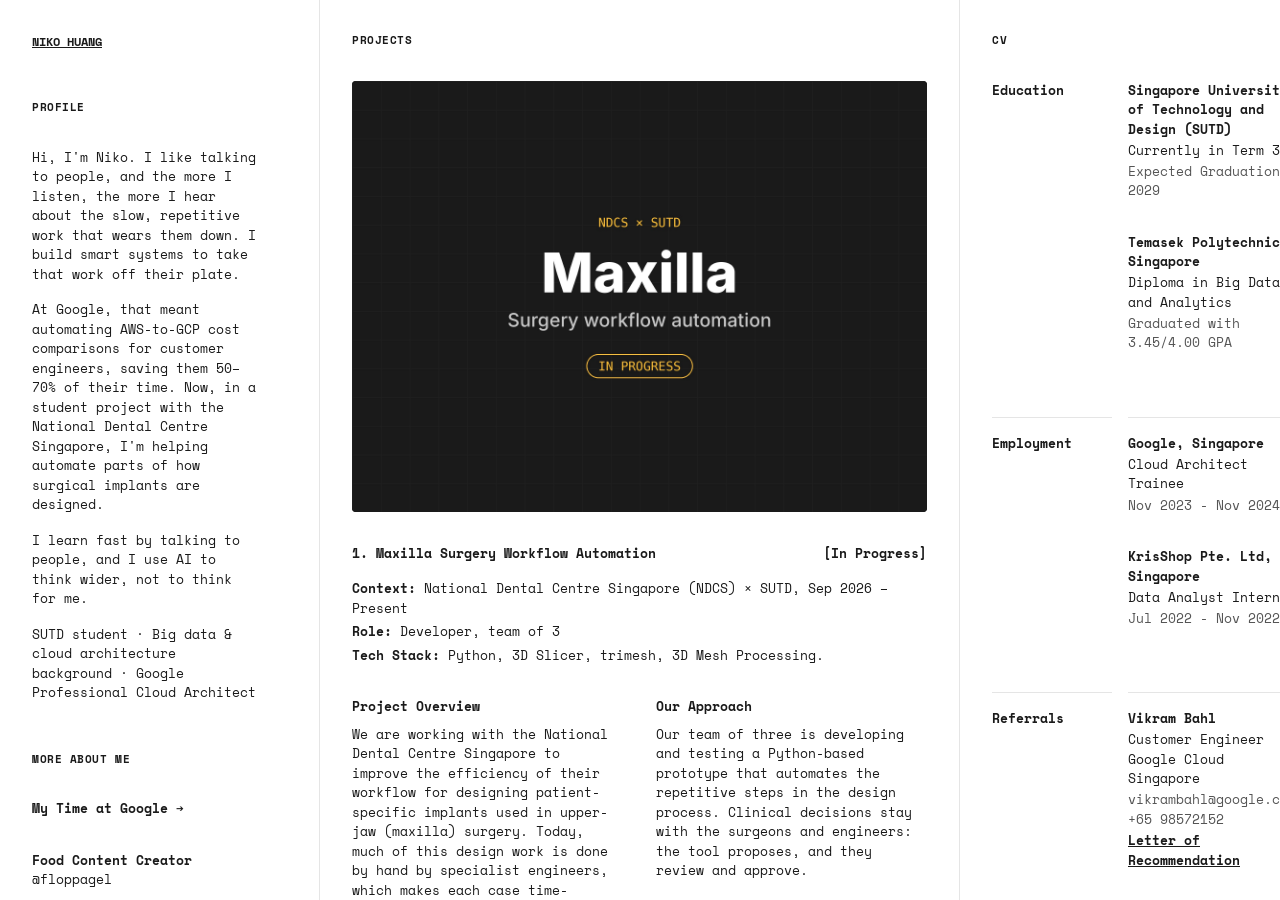
<file: index.html>
<!DOCTYPE html>
<html lang="en">
<head>
    <meta charset="UTF-8">
    <meta name="viewport" content="width=device-width, initial-scale=1.0">
    <title>Niko | Portfolio</title>
    <meta name="description" content="Portfolio of Niko Huang, builder of smart systems that make people's work easier">
    <link rel="stylesheet" href="styles.css">
    <link rel="preconnect" href="https://fonts.googleapis.com">
    <link rel="preconnect" href="https://fonts.gstatic.com" crossorigin>
    <link href="https://fonts.googleapis.com/css2?family=Inter:wght@400;500;600;700&family=Space+Mono:wght@400;700&display=swap" rel="stylesheet">
</head>
<body>
    <div class="layout">
        <!-- Left Column: Profile -->
        <aside class="column left-col">
            <header>
                <a href="#" class="brand">NIKO HUANG</a>
            </header>
            
            <div class="content-section">
                <h2 class="section-title">PROFILE</h2>
                <p class="bio">
                    Hi, I'm Niko. I like talking to people, and the more I listen, the more I hear about the slow, repetitive work that wears them down. I build smart systems to take that work off their plate.
                </p>
                <p class="bio" style="margin-top: 1rem;">
                    At Google, that meant automating AWS-to-GCP cost comparisons for customer engineers, saving them 50–70% of their time. Now, in a student project with the National Dental Centre Singapore, I'm helping automate parts of how surgical implants are designed.
                </p>
                <p class="bio" style="margin-top: 1rem;">
                    I learn fast by talking to people, and I use AI to think wider, not to think for me.
                </p>
                <p class="bio" style="margin-top: 1rem;">
                    SUTD student · Big data &amp; cloud architecture background · Google Professional Cloud Architect
                </p>
                
                <h2 class="section-title mt-xl">MORE ABOUT ME</h2>
                <a href="google.html" class="contact-link action-link" style="margin-bottom: 1.5rem; display: block;">My Time at Google ➔</a>
                
                <p class="bio" style="margin-bottom: 0.5rem;">
                    <strong>Food Content Creator</strong><br>
                    <a href="https://www.instagram.com/floppagel" target="_blank" class="contact-link">@floppagel</a>
                </p>
                <p class="bio">
                    <strong>Powerlifter</strong><br>
                    <a href="https://www.instagram.com/bagelplates" target="_blank" class="contact-link">@bagelplates</a>
                </p>
            </div>
        </aside>

        <!-- Middle Column: Projects -->
        <main class="column middle-col">
            <div class="content-section">
                <h2 class="section-title desktop-only">PROJECTS</h2>

                <article class="project-card">
                    <div class="project-image-container">
                        <div class="image-placeholder bg-alt">
                            <img src="maxilla.jpg" alt="Maxilla Surgery Workflow Automation, NDCS × SUTD, in progress" onerror="this.style.display='none'">
                        </div>
                    </div>

                    <div class="project-details">
                        <div class="project-header">
                            <h3 class="project-title">1. Maxilla Surgery Workflow Automation</h3>
                            <span class="action-link">[In Progress]</span>
                        </div>

                        <div class="project-meta">
                            <p><strong>Context:</strong> National Dental Centre Singapore (NDCS) × SUTD, Sep 2026 – Present</p>
                            <p><strong>Role:</strong> Developer, team of 3</p>
                            <p><strong>Tech Stack:</strong> Python, 3D Slicer, trimesh, 3D Mesh Processing.</p>
                        </div>

                        <div class="project-description grid-2">
                            <div>
                                <h4>Project Overview</h4>
                                <p>We are working with the National Dental Centre Singapore to improve the efficiency of their workflow for designing patient-specific implants used in upper-jaw (maxilla) surgery. Today, much of this design work is done by hand by specialist engineers, which makes each case time-intensive.</p>
                            </div>
                            <div>
                                <h4>Our Approach</h4>
                                <p>Our team of three is developing and testing a Python-based prototype that automates the repetitive steps in the design process. Clinical decisions stay with the surgeons and engineers: the tool proposes, and they review and approve.</p>
                                <p style="margin-top: 1rem;"><em>This project is ongoing, so details are kept high-level.</em></p>
                            </div>
                        </div>
                    </div>
                </article>

                <article class="project-card mt-xxl">
                    <div class="project-image-container">
                        <div class="image-placeholder">
                            <img src="gameday.jpg" alt="Alif Gameday app screens: athlete profile, squat warm-up schedule and live standings" onerror="this.style.display='none'">
                        </div>
                    </div>

                    <div class="project-details">
                        <div class="project-header">
                            <h3 class="project-title">2. Alif Gameday: Powerlifting Meet-Day App</h3>
                            <a href="https://github.com/neek5/alif-gameday-app" target="_blank" class="action-link">[View on GitHub]</a>
                        </div>

                        <div class="project-meta">
                            <p><strong>Context:</strong> Personal Project, Sep 2026. Tested by 10 lifters at the Singapore Tertiary Nationals 2026</p>
                            <p><strong>Role:</strong> Solo Developer & Designer</p>
                            <p><strong>Tech Stack:</strong> React, TypeScript, Vite, Tailwind CSS, dnd-kit, Local-First Storage, Mobile-First Design.</p>
                        </div>

                        <div class="project-description grid-2">
                            <div>
                                <h4>Project Overview</h4>
                                <p>On meet day, a coach or handler juggles warm-up timings, attempt choices and live standings for several lifters at once, usually with a clipboard and mental maths. Alif Gameday puts all of it in one phone app built for a busy warm-up room.</p>

                                <h4 class="mt-xl">The Problem</h4>
                                <p><em>How might a handler keep every lifter's warm-ups on time and make the right attempt calls under pressure, without clipboard calculations?</em></p>
                            </div>
                            <div>
                                <h4>Key Features</h4>
                                <ul>
                                    <li><strong>Warm-Up Scheduler:</strong> Enter the first attempt time and the rest between sets, and the app works backwards to give every warm-up set an exact start time. Sets are ticked off as the lifter completes them.</li>
                                    <li><strong>Live Standings & Deadlift Calculator:</strong> Ranks opponents by total (lighter bodyweight breaks ties), computes IPF GL points, and works out the third deadlift needed to finish 1st, 2nd or 3rd, switching to 0.5 kg steps when a record is in play.</li>
                                    <li><strong>Athlete Management:</strong> Drag and drop lifters into flight order, and keep rack heights, PRs, records and all three attempts per lift in one place.</li>
                                    <li><strong>Built for the Venue:</strong> High-contrast light theme for bright gym lighting, large tap targets, and local-first storage so no account or database is needed. Tested with 10 lifters at the Singapore Tertiary Nationals 2026.</li>
                                </ul>
                            </div>
                        </div>
                    </div>
                </article>

                <article class="project-card mt-xxl">
                    <div class="project-image-container">
                        <div class="image-placeholder">
                            <img src="carryngo.png" alt="Carry N' Go Prototype" onerror="this.style.display='none'">
                        </div>
                    </div>

                    <div class="project-details">
                        <div class="project-header">
                            <h3 class="project-title">3. Carry N' Go: Automated Luggage Storage System</h3>
                            <a href="https://youtu.be/hx6OFbNWiUk?si=0jN8Z_RBeEYBFAyJ" target="_blank" class="action-link">[🎥 Watch the Prototype in Action Here]</a>
                        </div>
                        
                        <div class="project-meta">
                            <p><strong>Context:</strong> SUTD Engineering Design Project</p>
                            <p><strong>Role:</strong> Hardware Developer & UI Programmer</p>
                            <p><strong>Tech Stack:</strong> ESP32 Microcontroller, IoT Integration, UI/UX Programming, Rapid Hardware Prototyping, Embedded Systems, Usability Testing, Servo Motor Control.</p>
                        </div>
                        
                        <div class="project-description grid-2">
                            <div>
                                <h4>Project Overview</h4>
                                <p>"Carry N' Go" is a smart, automated luggage storage prototype designed to alleviate spatial congestion at high-traffic transit hubs like Jewel Changi Airport. Operating on a playful yet highly functional "sushi conveyor belt" concept, the system allows visitors to safely stow their luggage, transforming bulky bags into organized, modular units. The project spanned the full engineering design cycle, from initial problem identification and low-fidelity sketching to functional usability testing and physical prototyping.</p>
                                
                                <h4 class="mt-xl">The Problem</h4>
                                <p><em>How might we create a safer and more organized environment at Jewel Level 1, where visitors can move, rest, and dine without leaving luggage or trolleys scattered across pathways?</em></p>
                            </div>
                            <div>
                                <h4>My Contributions & Technical Implementation</h4>
                                <p>As the lead for the system's interactive and electronic components, I owned the technical execution of the physical prototype, teaching myself embedded programming to bring the concept to life.</p>
                                <ul>
                                    <li><strong>Microcontroller & Hardware Integration:</strong> Engineered the core logic using an ESP32 microcontroller. I successfully programmed the board to process inputs from physical sensors and control an 8G mini servo motor, executing the lateral movement required to push luggage boxes from the conveyor belt into designated storage racks.</li>
                                    <li><strong>Interactive UI/UX Development:</strong> Designed and coded the user-facing digital interface that operates alongside the physical machine. The UI guides users through a playful, themed tutorial, allowing them to input luggage size/quantity and simulate a secure login (via Passport/Singpass ID scanning) to link their unique ID to their storage slot.</li>
                                    <li><strong>Rapid Prototyping & Agile Problem-Solving:</strong> Navigated a steep technical learning curve, iteratively coding and debugging the ESP32 logic from scratch. Bridged the gap between the software interface and the physical hardware, ensuring seamless communication between user inputs and the automated conveyor system during functional testing.</li>
                                </ul>
                            </div>
                        </div>
                    </div>
                </article>
                
                <article class="project-card mt-xxl">
                    <div class="project-image-container">
                        <div class="image-placeholder bg-alt">
                            <img src="color-analysis.png" alt="Seasonal Colour Analysis App" onerror="this.style.display='none'">
                        </div>
                    </div>
                    
                    <div class="project-details">
                        <div class="project-header">
                            <h3 class="project-title">4. Seasonal Colour Analysis App</h3>
                        </div>
                        
                        <div class="project-meta">
                            <p><strong>Context:</strong> Google HelloAI Hackathon</p>
                            <p><strong>Role:</strong> AI Application Developer</p>
                            <p><strong>Tech Stack:</strong> Generative AI, Google Gemini Pro 1.5, Streamlit, Docker, Python, Full-Stack Development.</p>
                        </div>
                        
                        <div class="project-description grid-2">
                            <div>
                                <h4>Project Overview</h4>
                                <p>Developed during the Google HelloAI Hackathon, this AI-powered application provides users with highly personalized seasonal color recommendations. By uploading a simple portrait, the tool analyzes the user's complexion and undertones to instantly output their seasonal color profile (e.g., "Soft Summer") alongside a curated, visual palette of complementary colors.</p>
                            </div>
                            <div>
                                <h4>Technical Implementation</h4>
                                <ul>
                                    <li><strong>Generative AI Integration:</strong> Leveraged Google's Gemini Pro 1.5 model to process image inputs and drive the core analytical engine, generating accurate, tailored color profiles.</li>
                                    <li><strong>Frontend Development:</strong> Built a responsive, user-friendly web interface using Streamlit. Engineered seamless drag-and-drop file upload functionality and a clean dashboard to display both simplified and detailed analysis views.</li>
                                    <li><strong>Deployment & Architecture:</strong> Containerized the entire application using Docker to ensure reliable performance, environmental consistency, and demonstrate scalable technical problem solving.</li>
                                </ul>
                            </div>
                        </div>
                    </div>
                </article>
            </div>
        </main>

        <!-- Right Column: CV -->
        <aside class="column right-col">
            <div class="content-section">
                <h2 class="section-title desktop-only">CV</h2>
                
                <div class="cv-grid">
                    <div class="cv-label">Education</div>
                    <div class="cv-content">
                        <div class="cv-item">
                            <p><strong>Singapore University of Technology and Design (SUTD)</strong></p>
                            <p>Currently in Term 3</p>
                            <p class="text-muted">Expected Graduation: 2029</p>
                        </div>
                        <div class="cv-item">
                            <p><strong>Temasek Polytechnic, Singapore</strong></p>
                            <p>Diploma in Big Data and Analytics</p>
                            <p class="text-muted">Graduated with 3.45/4.00 GPA</p>
                        </div>
                    </div>
                    
                    <div class="cv-label cv-divider">Employment</div>
                    <div class="cv-content cv-divider">
                        <div class="cv-item">
                            <p><strong>Google, Singapore</strong></p>
                            <p>Cloud Architect Trainee</p>
                            <p class="text-muted">Nov 2023 - Nov 2024</p>
                        </div>
                        <div class="cv-item">
                            <p><strong>KrisShop Pte. Ltd, Singapore</strong></p>
                            <p>Data Analyst Intern</p>
                            <p class="text-muted">Jul 2022 - Nov 2022</p>
                        </div>
                    </div>

                    <div class="cv-label cv-divider">Referrals</div>
                    <div class="cv-content cv-divider">
                        <div class="cv-item">
                            <p><strong>Vikram Bahl</strong></p>
                            <p>Customer Engineer<br>Google Cloud Singapore</p>
                            <p class="text-muted">vikrambahl@google.com<br>+65 98572152</p>
                            <p><a href="https://drive.google.com/file/d/1DPw8rUFsi2O8vcnfsTWBBzkoUpaThcpV/view?usp=drive_link" target="_blank" class="action-link" style="text-decoration: underline;">Letter of Recommendation</a></p>
                        </div>
                    </div>
                    
                    <div class="cv-label cv-divider">Skills</div>
                    <div class="cv-content cv-divider">
                        <div class="cv-item">
                            <p><strong>Certifications:</strong> Professional Cloud Architect, Google Cloud Certification</p>
                        </div>
                        <div class="cv-item">
                            <p><strong>Cloud & Infrastructure:</strong> AWS, GCP, IaC, Docker, Amazon Redshift</p>
                        </div>
                        <div class="cv-item">
                            <p><strong>Data & Analytics:</strong> Tableau, PowerBI, SQL, Python, Excel</p>
                        </div>
                        <div class="cv-item">
                            <p><strong>Core Competencies:</strong> Stakeholder Management, Solution Architecture, Data Analysis</p>
                        </div>
                        <div class="cv-item">
                            <p><strong>Languages:</strong> English, Mandarin</p>
                        </div>
                    </div>
                    
                    <div class="cv-label cv-divider">Awards</div>
                    <div class="cv-content cv-divider">
                        <div class="cv-item">
                            <p><strong>Professional Cloud Architect</strong></p>
                            <p>Google Cloud Certification</p>
                            <p class="text-muted">Issued on 31 JAN 2024</p>
                        </div>
                    </div>
                </div>
                
                <p style="margin-top: 6rem; color: #b3b3b3; font-family: var(--font-mono); font-size: 0.9rem;">Last Updated 30.10.2026</p>
            </div>
        </aside>
    </div>
    <script src="script.js"></script>
</body>
</html>
</file>
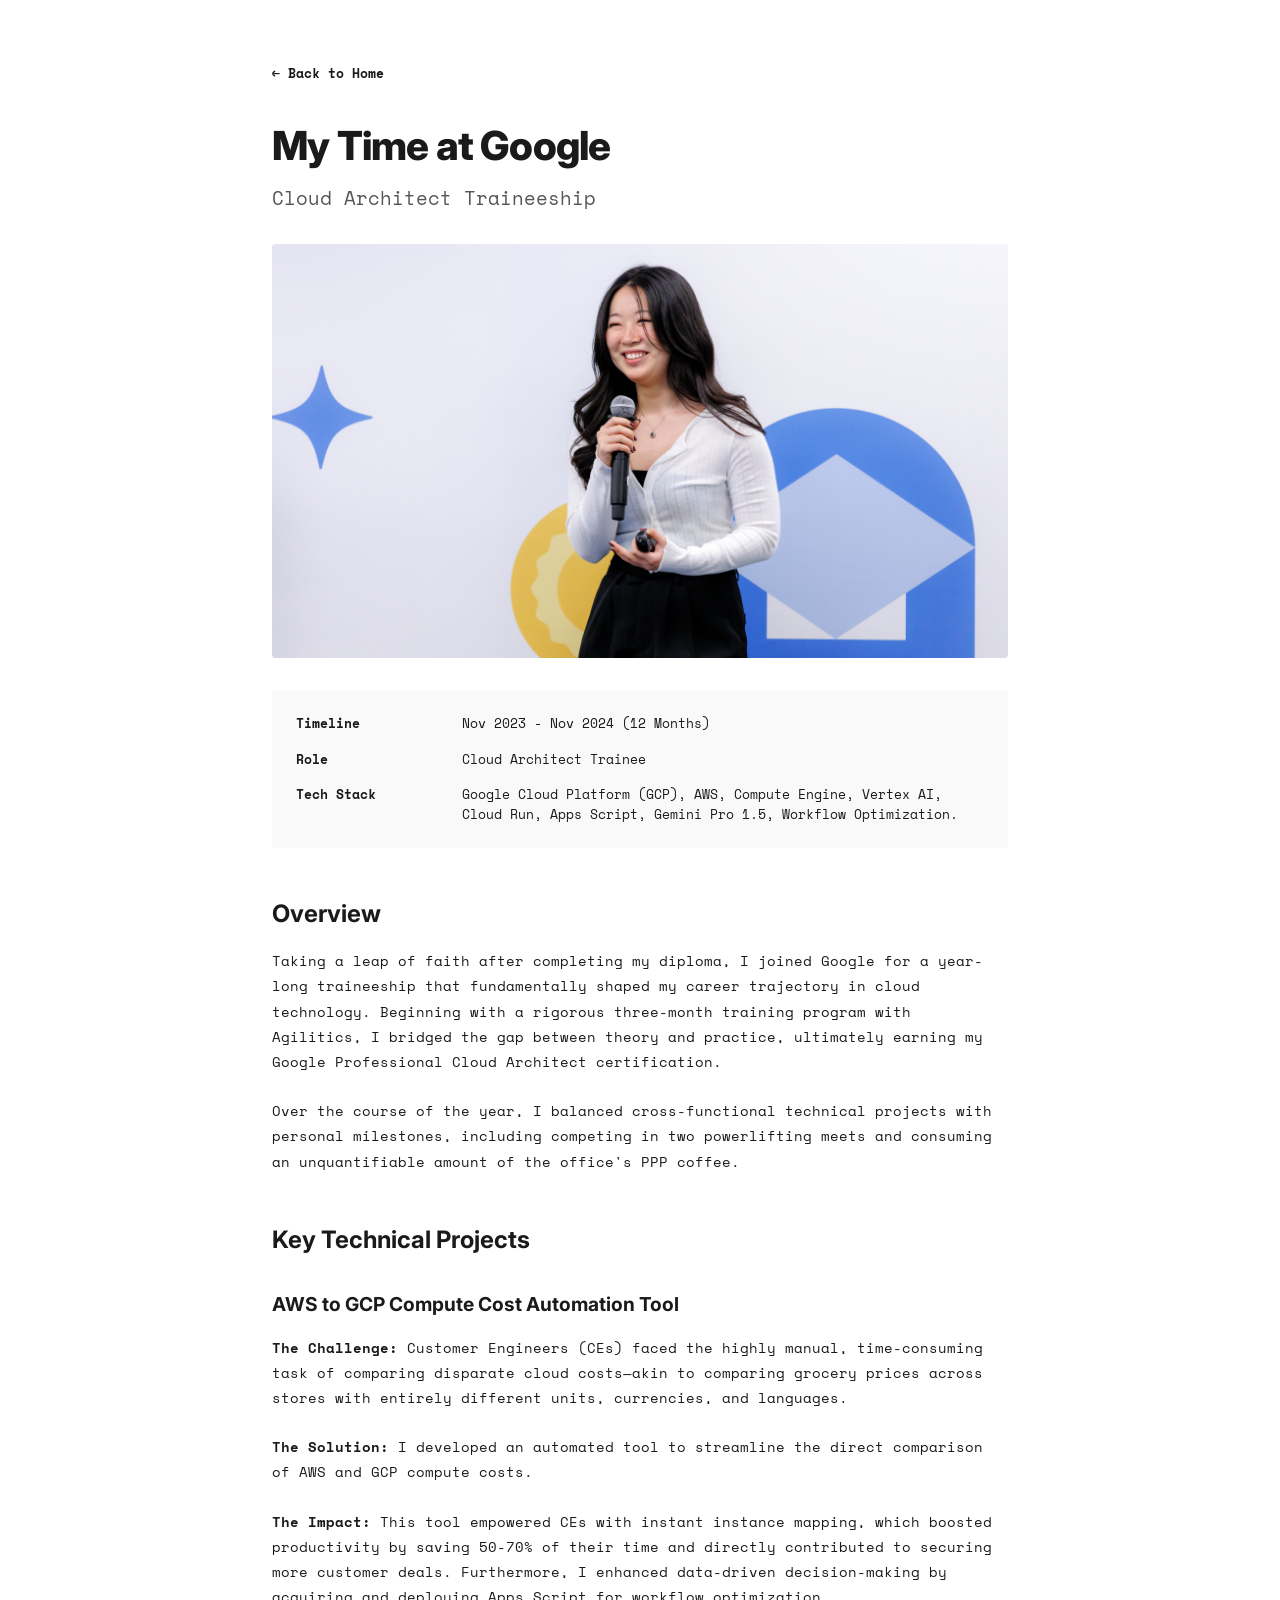
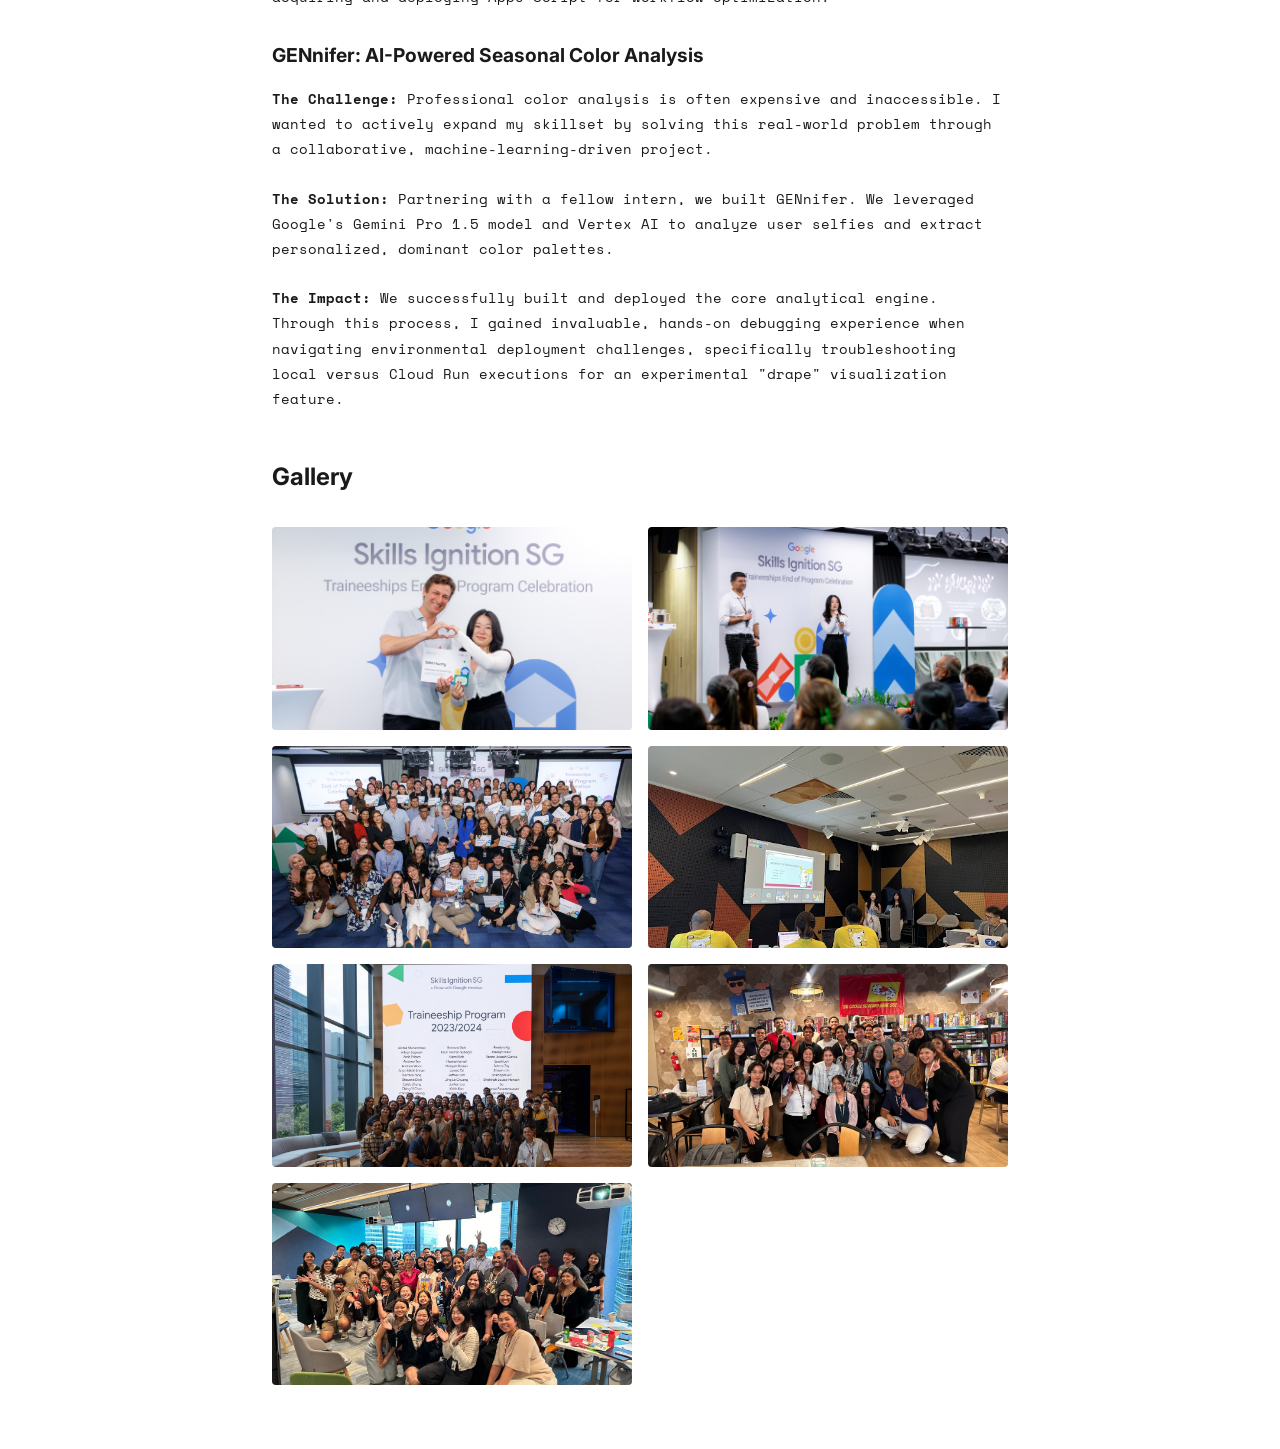
<file: google.html>
<!DOCTYPE html>
<html lang="en">
<head>
    <meta charset="UTF-8">
    <meta name="viewport" content="width=device-width, initial-scale=1.0">
    <title>Niko | My Time at Google</title>
    <link rel="stylesheet" href="styles.css">
    <link rel="preconnect" href="https://fonts.googleapis.com">
    <link rel="preconnect" href="https://fonts.gstatic.com" crossorigin>
    <link href="https://fonts.googleapis.com/css2?family=Inter:wght@400;500;600;700&family=Space+Mono:wght@400;700&display=swap" rel="stylesheet">
    <style>
        /* Additional page-specific styles */
        body {
            overflow: auto; /* Allow scrolling for this single page */
        }
        .page-container {
            max-width: 800px;
            margin: 0 auto;
            padding: 4rem 2rem;
            min-height: 100vh;
        }
        .back-link {
            display: inline-block;
            margin-bottom: 2rem;
            font-weight: 700;
        }
        .content-image {
            width: 100%;
            border-radius: 4px;
            margin: 2rem 0;
            background: #f0f0f0;
            position: relative;
            overflow: hidden;
        }
        .content-image.aspect-video {
            padding-top: 56.25%; /* 16:9 Aspect Ratio */
        }
        .content-image img {
            width: 100%;
            height: auto;
            display: block;
        }
        .aspect-video img {
            position: absolute;
            top: 0;
            left: 0;
            height: 100%;
            object-fit: cover;
        }
        .placeholder-text {
            position: absolute;
            top: 50%;
            left: 50%;
            transform: translate(-50%, -50%);
            color: #888;
            font-family: var(--font-sans);
        }
        .page-title {
            font-size: 2.5rem;
            font-family: var(--font-sans);
            margin-bottom: 0.5rem;
            font-weight: 800;
            letter-spacing: -0.02em;
        }
        .page-subtitle {
            font-size: 1.2rem;
            font-family: var(--font-mono);
            color: var(--text-secondary);
            margin-bottom: 2rem;
        }
        .text-content p {
            margin-bottom: 1.5rem;
            font-size: 14px;
            line-height: 1.8;
        }
        .meta-grid {
            display: grid;
            grid-template-columns: 150px 1fr;
            gap: 1rem;
            margin-bottom: 3rem;
            padding: 1.5rem;
            background: #f9f9f9;
            border-radius: 4px;
        }
        .meta-label {
            font-weight: 700;
            font-family: var(--font-mono);
        }
        h2 {
            font-family: var(--font-sans);
            font-size: 1.5rem;
            margin-top: 3rem;
            margin-bottom: 1rem;
        }
        h3 {
            font-family: var(--font-sans);
            font-size: 1.2rem;
            margin-top: 2rem;
            margin-bottom: 1rem;
        }
        .gallery {
            display: grid;
            grid-template-columns: 1fr 1fr;
            gap: 1rem;
            margin-top: 2rem;
        }
        .gallery .content-image {
            margin: 0;
        }
        @media (max-width: 600px) {
            .meta-grid {
                grid-template-columns: 1fr;
                gap: 0.5rem;
            }
            .gallery {
                grid-template-columns: 1fr;
            }
        }
    </style>
</head>
<body>
    <div class="page-container">
        <a href="index.html" class="back-link action-link">← Back to Home</a>
        
        <h1 class="page-title">My Time at Google</h1>
        <p class="page-subtitle">Cloud Architect Traineeship</p>
        
        <!-- Main Headshot -->
        <div class="content-image aspect-video">
            <img src="google-headshot.jpg" alt="Google Headshot" onerror="this.style.display='none'">
        </div>

        <div class="meta-grid">
            <div class="meta-label">Timeline</div>
            <div>Nov 2023 - Nov 2024 (12 Months)</div>
            
            <div class="meta-label">Role</div>
            <div>Cloud Architect Trainee</div>
            
            <div class="meta-label">Tech Stack</div>
            <div>Google Cloud Platform (GCP), AWS, Compute Engine, Vertex AI, Cloud Run, Apps Script, Gemini Pro 1.5, Workflow Optimization.</div>
        </div>

        <div class="text-content">
            <h2>Overview</h2>
            <p>
                Taking a leap of faith after completing my diploma, I joined Google for a year-long traineeship that fundamentally shaped my career trajectory in cloud technology. Beginning with a rigorous three-month training program with Agilitics, I bridged the gap between theory and practice, ultimately earning my Google Professional Cloud Architect certification. 
            </p>
            <p>
                Over the course of the year, I balanced cross-functional technical projects with personal milestones, including competing in two powerlifting meets and consuming an unquantifiable amount of the office's PPP coffee.
            </p>

            <h2>Key Technical Projects</h2>
            
            <h3>AWS to GCP Compute Cost Automation Tool</h3>
            <p><strong>The Challenge:</strong> Customer Engineers (CEs) faced the highly manual, time-consuming task of comparing disparate cloud costs—akin to comparing grocery prices across stores with entirely different units, currencies, and languages.</p>
            <p><strong>The Solution:</strong> I developed an automated tool to streamline the direct comparison of AWS and GCP compute costs.</p>
            <p><strong>The Impact:</strong> This tool empowered CEs with instant instance mapping, which boosted productivity by saving 50-70% of their time and directly contributed to securing more customer deals. Furthermore, I enhanced data-driven decision-making by acquiring and deploying Apps Script for workflow optimization.</p>

            <h3>GENnifer: AI-Powered Seasonal Color Analysis</h3>
            <p><strong>The Challenge:</strong> Professional color analysis is often expensive and inaccessible. I wanted to actively expand my skillset by solving this real-world problem through a collaborative, machine-learning-driven project.</p>
            <p><strong>The Solution:</strong> Partnering with a fellow intern, we built GENnifer. We leveraged Google's Gemini Pro 1.5 model and Vertex AI to analyze user selfies and extract personalized, dominant color palettes.</p>
            <p><strong>The Impact:</strong> We successfully built and deployed the core analytical engine. Through this process, I gained invaluable, hands-on debugging experience when navigating environmental deployment challenges, specifically troubleshooting local versus Cloud Run executions for an experimental "drape" visualization feature.</p>
        </div>
        
        <h2>Gallery</h2>
        <div class="gallery">
            <div class="content-image aspect-video">
                <img src="google-cert.jpg" alt="Certificate" onerror="this.style.display='none'">
            </div>
            <div class="content-image aspect-video">
                <img src="google-stage.jpg" alt="Stage" onerror="this.style.display='none'">
            </div>
            <div class="content-image aspect-video">
                <img src="google-group1.jpg" alt="Group 1" onerror="this.style.display='none'">
            </div>
            <div class="content-image aspect-video">
                <img src="google-helloAI.png" alt="Hello AI Hackathon" onerror="this.style.display='none'">
            </div>
            <div class="content-image aspect-video">
                <img src="google-welcome.jpg" alt="Welcome" onerror="this.style.display='none'">
            </div>
            <div class="content-image aspect-video">
                <img src="trainee-games.jpeg" alt="Trainee Games" onerror="this.style.display='none'">
            </div>
            <div class="content-image aspect-video">
                <img src="google-workshop.jpg" alt="Workshop" onerror="this.style.display='none'">
            </div>
        </div>
    </div>
</body>
</html>
</file>
<file: styles.css>
:root {
    --bg-color: #ffffff;
    --text-primary: #1a1a1a;
    --text-secondary: #555555;
    --border-color: #e5e5e5;
    --accent: #2c2c2c;
    
    --font-sans: 'Inter', -apple-system, BlinkMacSystemFont, "Segoe UI", Roboto, sans-serif;
    --font-mono: 'Space Mono', ui-monospace, SFMono-Regular, monospace;
    
    --spacing-sm: 0.5rem;
    --spacing-md: 1rem;
    --spacing-lg: 2rem;
    --spacing-xl: 3rem;
    --spacing-xxl: 5rem;
}

* {
    box-sizing: border-box;
    margin: 0;
    padding: 0;
}

body {
    font-family: var(--font-mono);
    font-size: 13px;
    line-height: 1.5;
    color: var(--text-primary);
    background-color: var(--bg-color);
    overflow: hidden; /* Prevent body scrolling */
}

a {
    color: inherit;
    text-decoration: none;
    transition: opacity 0.2s ease;
}

a:hover {
    opacity: 0.6;
    text-decoration: underline;
}

ul {
    padding-left: 1rem;
    list-style-type: square;
}

/* Typography Utilities */
.text-muted { color: var(--text-secondary); }
.mt-xl { margin-top: var(--spacing-xl); }
.mt-xxl { margin-top: var(--spacing-xxl); }

.section-title {
    font-size: 11px;
    text-transform: uppercase;
    letter-spacing: 0.05em;
    margin-bottom: var(--spacing-lg);
    font-weight: 700;
}

/* Layout */
.layout {
    display: flex;
    height: 100vh;
    width: 100vw;
}

.column {
    height: 100%;
    overflow-y: auto;
    padding: 2rem;
    /* Hide scrollbar for cleaner look */
    scrollbar-width: none; /* Firefox */
    -ms-overflow-style: none; /* IE and Edge */
}

.column::-webkit-scrollbar {
    display: none; /* Chrome, Safari, Opera */
}

/* Column Sizing */
.left-col {
    flex: 0 0 25%;
    min-width: 250px;
    border-right: 1px solid var(--border-color);
}

.middle-col {
    flex: 1; /* Takes up remaining space (approx 50%) */
    border-right: 1px solid var(--border-color);
}

.right-col {
    flex: 0 0 25%;
    min-width: 300px;
}

/* Smooth Scrolling within columns */
.column {
    scroll-behavior: smooth;
    -webkit-overflow-scrolling: touch;
}

/* Left Column Specifics */
.brand {
    font-family: var(--font-mono);
    font-weight: 700;
    font-size: 12px;
    text-transform: uppercase;
    text-decoration: underline;
    display: inline-block;
    margin-bottom: var(--spacing-xl);
}

.contact-link {
    display: block;
    margin-bottom: 0.25rem;
}

.bio {
    margin-top: var(--spacing-lg);
    max-width: 90%;
}

/* Middle Column Specifics */
.project-card {
    margin-bottom: var(--spacing-xxl);
}

.project-image-container {
    width: 100%;
    margin-bottom: var(--spacing-lg);
    border-radius: 4px;
    overflow: hidden;
}

.image-placeholder {
    width: 100%;
    padding-top: 75%; /* 4:3 Aspect Ratio */
    background: #f0f0f0;
    position: relative;
    display: flex;
    align-items: center;
    justify-content: center;
    transition: transform 0.4s ease;
}

.image-placeholder img {
    position: absolute;
    top: 0;
    left: 0;
    width: 100%;
    height: 100%;
    object-fit: cover;
}

.image-placeholder h1 {
    position: absolute;
    top: 50%;
    left: 50%;
    transform: translate(-50%, -50%);
    margin: 0;
    font-family: var(--font-sans);
    font-size: 4rem;
    font-weight: 800;
    color: #2b5c8f;
    text-align: center;
    line-height: 0.9;
    z-index: 1;
}

.image-placeholder.bg-alt {
    background: #1a1a1a;
}
.image-placeholder.bg-alt h1 {
    color: #ffffff;
}

.project-image-container:hover .image-placeholder {
    transform: scale(1.02);
}

.project-header {
    display: flex;
    justify-content: space-between;
    align-items:baseline;
    flex-wrap: wrap;
    gap: 1rem;
    margin-bottom: var(--spacing-md);
}

.project-title {
    font-size: 13px;
    font-weight: 700;
}

.action-link {
    font-weight: 700;
}

.project-meta {
    margin-bottom: var(--spacing-lg);
}

.project-meta p {
    margin-bottom: 0.25rem;
}

.grid-2 {
    display: grid;
    grid-template-columns: 1fr 1fr;
    gap: 2rem;
}

.project-description h4 {
    font-size: 13px;
    font-weight: 700;
    margin-bottom: var(--spacing-sm);
}

/* Right Column Specifics */
.cv-grid {
    display: grid;
    grid-template-columns: 120px 1fr;
    gap: 1rem;
}

.cv-label {
    font-weight: 700;
}

.cv-divider {
    border-top: 1px solid var(--border-color);
    padding-top: var(--spacing-md);
    margin-top: var(--spacing-md);
}

.cv-item {
    margin-bottom: var(--spacing-lg);
}

.cv-item p {
    margin-bottom: 0.1rem;
}

/* Responsive Design */
@media (max-width: 1024px) {
    .left-col {
        flex: 0 0 30%;
    }
    .right-col {
        flex: 0 0 30%;
    }
}

@media (max-width: 768px) {
    .layout {
        flex-direction: column;
        overflow-y: auto; /* Allow full body scroll on mobile */
    }
    
    body {
        overflow: auto; /* Re-enable body scrolling */
    }

    .column {
        height: auto;
        overflow-y: visible;
        width: 100%;
        border-right: none;
        border-bottom: 1px solid var(--border-color);
        padding: var(--spacing-lg) 1rem;
    }
    
    .right-col {
        border-bottom: none;
    }

    .grid-2 {
        grid-template-columns: 1fr;
    }

    .desktop-only {
        display: none;
    }
    
    .cv-grid {
        grid-template-columns: 1fr;
        gap: 0.5rem;
    }
    
    .cv-label {
        margin-bottom: 0.5rem;
    }
}
</file>
